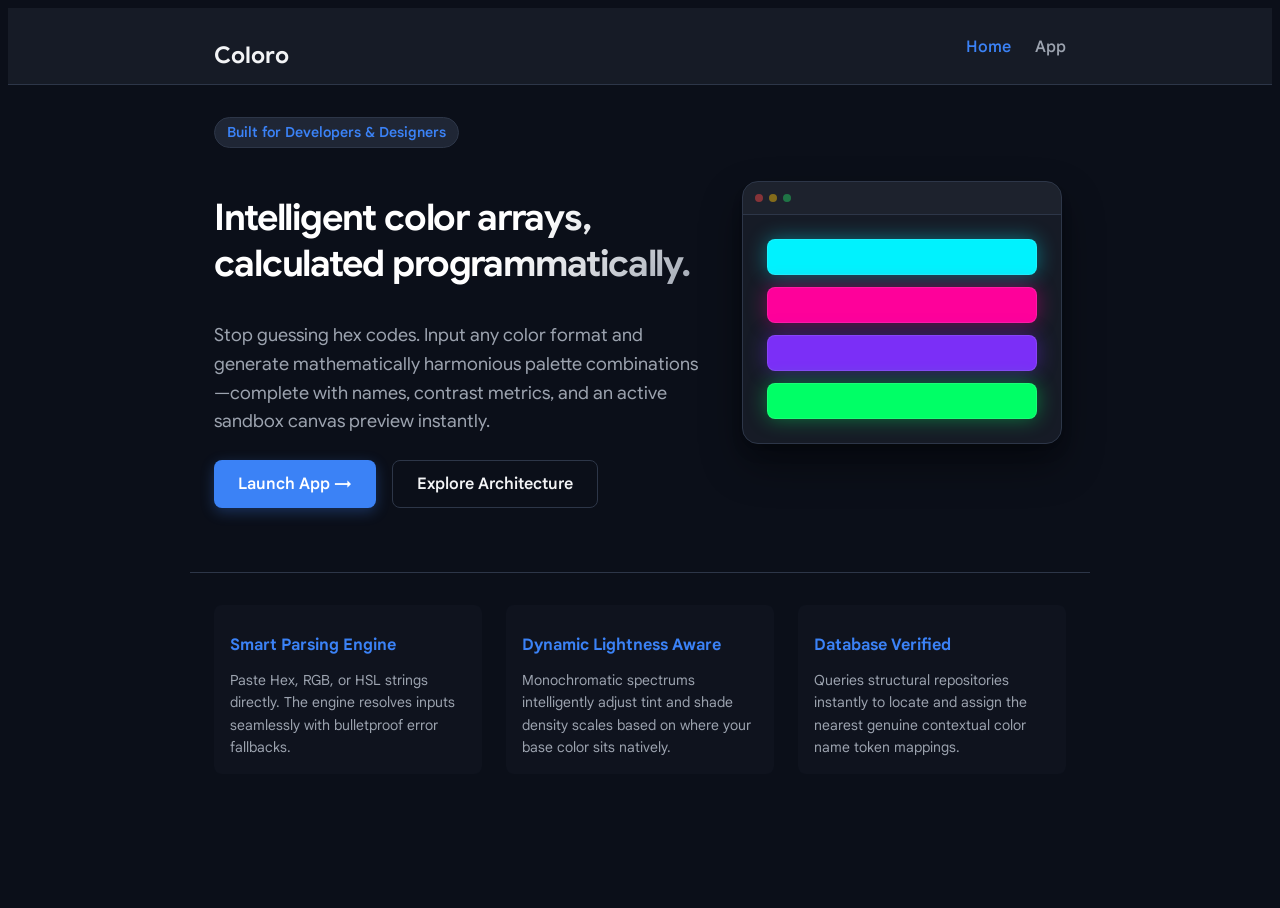
<file: index.html>
<!DOCTYPE html>
<html lang="en">
<head>
    <meta charset="UTF-8">
    <meta name="viewport" content="width=device-width, initial-scale=1.0">
    <title>Coloro - Intelligent Color Palettes for Developers</title>
    <link rel="stylesheet" href="css/css-reset.css">
    <link rel="stylesheet" href="css/styles.css">
</head>
<body>
    <header>
        <nav>
            <h1 class="logo">Coloro</h1>
            <ul class="nav-links">
                <li><a href="index.html" aria-current="true">Home</a></li>
                <li><a href="app.html">App</a></li>
            </ul>
        </nav>
    </header>

    <main class="hero-wrapper">
        <section class="hero-content">
            <span class="badge">Built for Developers & Designers</span>
            <h2 class="hero-title">Intelligent color arrays, calculated programmatically.</h2>
            <p class="hero-subtitle">
                Stop guessing hex codes. Input any color format and generate mathematically harmonious palette
                combinations—complete with names, contrast metrics, and an active sandbox canvas preview instantly.
            </p>
            <div class="cta-group">
                <a href="app.html" class="button primary-btn">Launch App →</a>
                <a href="#features" class="button secondary-btn">Explore Architecture</a>
            </div>
        </section>

        <section class="hero-visual">
            <div class="mockup-frame">
                <div class="mockup-header">
                    <span class="dot red"></span>
                    <span class="dot yellow"></span>
                    <span class="dot green"></span>
                </div>
                <div class="mockup-body">
                    <div class="mockup-row">
                        <div class="swatch-pill"></div>
                        <div class="swatch-pill"></div>
                        <div class="swatch-pill"></div>
                        <div class="swatch-pill"></div>
                    </div>
                </div>
            </div>
        </section>
    </main>

    <section id="features" class="wrapper features-grid">
        <div class="feature-card">
            <h3>Smart Parsing Engine</h3>
            <p>Paste Hex, RGB, or HSL strings directly. The engine resolves inputs seamlessly with bulletproof error
                fallbacks.</p>
        </div>
        <div class="feature-card">
            <h3>Dynamic Lightness Aware</h3>
            <p>Monochromatic spectrums intelligently adjust tint and shade density scales based on where your base color
                sits natively.</p>
        </div>
        <div class="feature-card">
            <h3>Database Verified</h3>
            <p>Queries structural repositories instantly to locate and assign the nearest genuine contextual color name
                token mappings.</p>
        </div>
    </section>
</body>
</html>
</file>
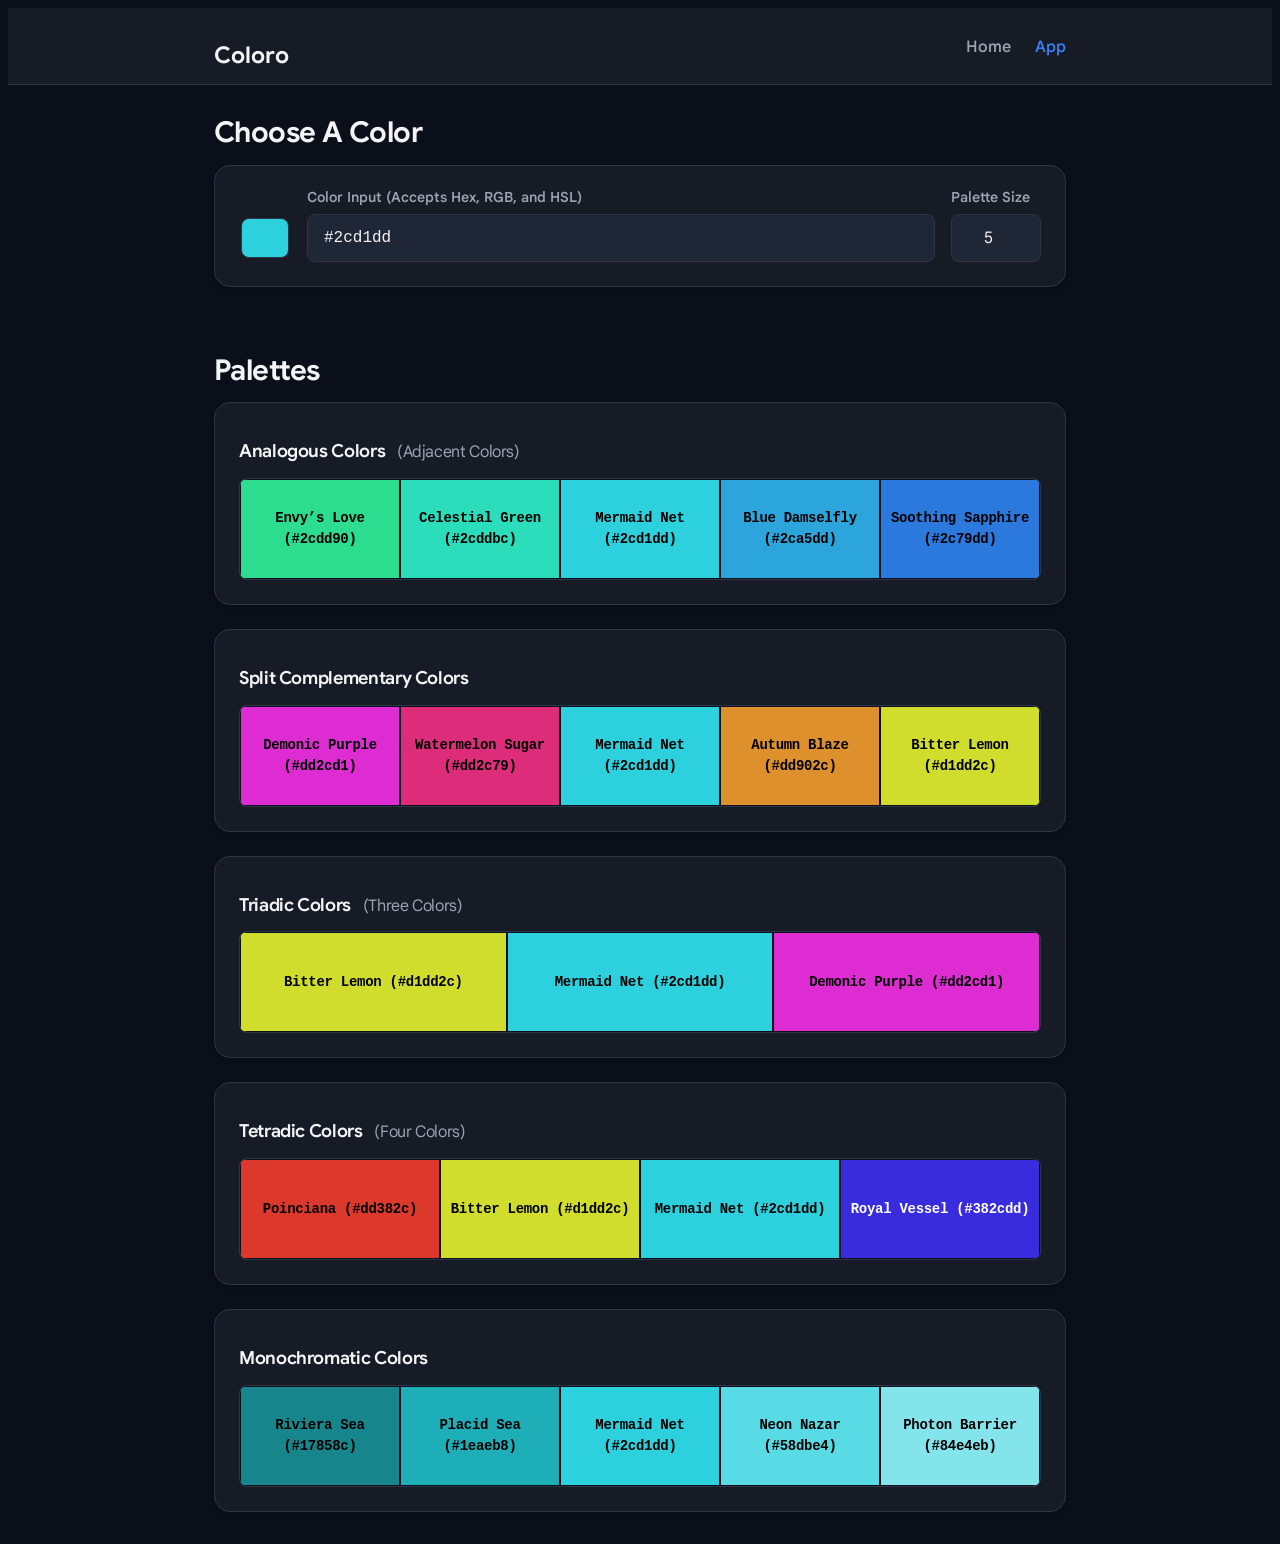
<file: app.html>
<!DOCTYPE html>
<html lang="en">
<head>
    <meta charset="UTF-8">
    <meta name="viewport" content="width=device-width, initial-scale=1.0">
    <title>Coloro - App</title>
    <link rel="stylesheet" href="css/css-reset.css">
    <link rel="stylesheet" href="css/styles.css">
    <script src="./scripts/app.js" type="module"></script>
</head>
<body>
    <header>
        <nav>
            <h1>Coloro</h1>
            <ul class="nav-links">
                <li><a href="index.html">Home</a></li>
                <li><a href="app.html" aria-current="true">App</a></li>
            </ul>
        </nav>
    </header>

    <div class="wrapper">
        <h2>Choose A Color</h2>

        <div class="controls-deck">
            <div class="picker-group">
                <input id="color-picker" type="color" value="#2cd1dd">
            </div>

            <div class="input-container smart-field">
                <label for="smart-color-input">Color Input (Accepts Hex, RGB, and HSL)</label>
                <input type="text" id="smart-color-input" placeholder="Paste Hex, RGB, or HSL...">
            </div>

            <div class="input-container count-field">
                <label for="number-of-colors">Palette Size</label>
                <input type="number" id="number-of-colors" value="5" min="3" max="15">
            </div>
        </div>

        <div id="message-box"></div>
    </div>

    <div class="wrapper">

        <h2>Palettes</h2>

        <div class="color-card">
            <h2>Analogous Colors <span>(Adjacent Colors)</span></h2>
            <div class="color-container" id="adjacent-container"></div>
        </div>

        <div class="color-card">
            <h2>Split Complementary Colors</h2>
            <div class="color-container" id="split-complementary-container"></div>
        </div>

        <div class="color-card">
            <h2>Triadic Colors <span>(Three Colors)</span></h2>
            <div class="color-container" id="triadic-container"></div>
        </div>

        <div class="color-card">
            <h2>Tetradic Colors <span>(Four Colors)</span></h2>
            <div class="color-container" id="tetradic-container"></div>
        </div>

        <div class="color-card">
            <h2>Monochromatic Colors</h2>
            <div class="color-container" id="monochromatic-container"></div>
        </div>

    </div>
</body>
</html>
</file>
<file: css/styles.css>
@font-face {
    font-family: "Google Sans";
    src: local("Google Sans"),
        url("../fonts/GoogleSans-Regular.woff2") format("woff2 supports variations"),
        url("../fonts/GoogleSans-Regular.woff2") format("woff2-variations");

    font-weight: 100 900;
    font-style: normal;
    font-display: swap;
}

@font-face {
    font-family: "Google Sans";
    src: local("Google Sans Italic"), local("Google Sans-Italic"),
        url("../fonts/GoogleSans-Italic.woff2") format("woff2 supports variations") url("../fonts/GoogleSans-Italic.woff2") format("woff2-variations");

    font-weight: 100 900;
    font-style: italic;
    font-display: swap;
}

:root {
    /* ==========================================================================
       1. THE FONT FAMILY
       ========================================================================== */
    --font-main: "Google Sans", -apple-system, BlinkMacSystemFont, "Segoe UI", Roboto, sans-serif;
    --font-mono: "JetBrains Mono", "Fira Code", Ubuntu Mono, Menlo, monospace;

    /* ==========================================================================
       2. FLUID TYPOGRAPHY SCALE (Min-Max range using CSS clamp)
       ========================================================================== */
    /* clamp(minimum_size, fluid_preferred_value, maximum_size)
       This automatically scales smoothly based on the screen width!
    */
    --text-xs: clamp(0.75rem, 0.70rem + 0.22vw, 0.875rem);
    /* 12px - 14px */
    --text-sm: clamp(0.875rem, 0.83rem + 0.22vw, 1.00rem);
    /* 14px - 16px (Body small) */
    --text-base: clamp(1.00rem, 0.96rem + 0.22vw, 1.125rem);
    /* 16px - 18px (Standard Body) */
    --text-md: clamp(1.25rem, 1.18rem + 0.33vw, 1.44rem);
    /* 20px - 23px (H3 / Card titles) */
    --text-lg: clamp(1.56rem, 1.47rem + 0.49vw, 1.80rem);
    /* 25px - 28px (H2 / Section heads) */
    --text-xl: clamp(1.95rem, 1.82rem + 0.70vw, 2.30rem);
    /* 31px - 36px (H1 / Page Title) */
    --text-xxl: clamp(2.44rem, 2.23rem + 1.05vw, 3.00rem);
    /* 39px - 48px (Hero Displays) */

    /* ==========================================================================
       3. FONT WEIGHT AXIS (Optimized for your Variable Font!)
       ========================================================================== */
    --weight-light: 300;
    --weight-normal: 400;
    --weight-medium: 550;
    /* Variable fonts allow exact midpoint custom weights! */
    --weight-semibold: 650;
    --weight-bold: 750;
    --weight-black: 900;

    /* ==========================================================================
       4. LINE HEIGHTS (Leading)
       ========================================================================== */
    --leading-none: 1;
    --leading-tight: 1.25;
    /* For large headings */
    --leading-snug: 1.4;
    /* For card elements / small descriptions */
    --leading-normal: 1.6;
    /* For standard readable body paragraphs */

    /* ==========================================================================
       5. THE SPACING SYSTEM (8px / 0.5rem Grid Base)
       ========================================================================== */
    /* Excellent for padding, margins, gaps, and layouts */
    --space-xxs: 0.25rem;
    /* 4px   - Tight label adjustments */
    --space-xs: 0.50rem;
    /* 8px   - Small inner padding */
    --space-sm: 0.75rem;
    /* 12px  - Button horizontal padding */
    --space-md: 1.00rem;
    /* 16px  - Standard card inner padding / list gaps */
    --space-lg: 1.50rem;
    /* 24px  - Layout structure gaps */
    --space-xl: 2.00rem;
    /* 32px  - Form section grouping gaps */
    --space-xxl: 3.00rem;
    /* 48px  - Massive hero display wrappers */

    /* ==========================================================================
       6. COMPONENT DESIGN SYSTEM TOKENS
       ========================================================================== */
    /* Border Radii (Curves) */
    --radius-sm: 4px;
    --radius-md: 8px;
    /* Perfect for your .color-card grids */
    --radius-lg: 16px;
    --radius-full: 9999px;
    /* For pill buttons / badges */

    /* Shadows (Depth elevations) */
    --shadow-sm: 0 1px 2px 0 rgba(0, 0, 0, 0.05);
    --shadow-md: 0 4px 6px -1px rgba(0, 0, 0, 0.1), 0 2px 4px -1px rgba(0, 0, 0, 0.06);
    --shadow-lg: 0 10px 15px -3px rgba(0, 0, 0, 0.1), 0 4px 6px -2px rgba(0, 0, 0, 0.05);

    /* Theme Neutrals */
    --bg-main: #0b0f19;
    --bg-card: #161b26;
    --bg-input: #1f2635;
    --border-subtle: #2d3648;

    /* Theme Text */
    --text-primary: #f3f4f6;
    --text-secondary: #9ca3af;
    --text-muted: #6b7280;

    /* Interface Accents */
    --brand-primary: #3b82f6;
    --brand-hover: #1d4ed8;
    --brand-success: #10b981;
    --brand-warning: rgb(255, 0, 0);
}

/* ==========================================================================
   2. GLOBAL ELEMENT BASICS
   ========================================================================== */
body {
    background-color: var(--bg-main);
    color: var(--text-primary);
    font-family: var(--font-main);
    font-size: var(--text-base);
    line-height: 1.5;
}

/* Common Layout Wrapper */
.wrapper {
    max-width: 900px;
    margin: 0 auto var(--space-xl) auto;
    padding: 0 var(--space-lg);
}

h2 {
    font-size: var(--text-lg);
    font-weight: 750;
    margin-bottom: var(--space-md);
    letter-spacing: -0.02em;
}

/* ==========================================================================
   3. HEADER & NAVIGATION
   ========================================================================== */
header {
    background-color: var(--bg-card);
    /* gives nav its own distinct structural panel layer */
    border-bottom: 1px solid var(--border-subtle);
    padding: var(--space-md) 0;
    margin-bottom: var(--space-xl);
}

nav {
    max-width: 900px;
    margin: 0 auto;
    padding: 0 var(--space-lg);
    display: flex;
    justify-content: space-between;
    align-items: center;
}

nav h1 {
    font-size: var(--text-md);
    font-weight: 800;
    color: var(--text-primary);
}

.nav-links {
    display: flex;
    gap: var(--space-lg);
    list-style: none;
    margin: 0;
    padding: 0;
}

.nav-links a {
    color: var(--text-secondary);
    text-decoration: none;
    font-size: var(--text-sm);
    font-weight: 550;
    transition: color 0.2s ease;
}

.nav-links a:hover,
.nav-links a[aria-current="true"] {
    color: var(--brand-primary);
}

/* ==========================================================================
   4. CONTROL DECK (INPUTS ZONE)
   ========================================================================== */
/* Side-by-side Layout for Picker and Input Text Box */
.controls-deck {
    display: flex;
    align-items: flex-end;
    /* 🌟 Lines up bottoms of inputs perfectly! */
    gap: var(--space-md);
    background-color: var(--bg-card);
    border: 1px solid var(--border-subtle);
    padding: var(--space-lg);
    border-radius: var(--radius-lg);
    box-shadow: var(--shadow-md);
    margin-bottom: var(--space-sm);
}

/* Color Picker Adjustments */
.picker-group {
    display: flex;
    flex-direction: column;
}

#color-picker {
    -webkit-appearance: none;
    -moz-appearance: none;
    appearance: none;
    width: 52px;
    height: 48px;
    background: transparent;
    border: none;
    cursor: pointer;
    margin: 0;
    padding: 0;
}

#color-picker::-webkit-color-swatch {
    border: 1px solid var(--border-subtle);
    border-radius: var(--radius-md);
}

/* Input Fields Containers */
.input-container {
    display: flex;
    flex-direction: column;
}

.input-container label {
    font-size: var(--text-xs);
    color: var(--text-secondary);
    margin-bottom: var(--space-xs);
    /* space between input field and label */
    font-weight: 600;
}

/* Dynamic width sizes for clean balance */
.smart-field {
    flex-grow: 1;
    /* lets the paste box expand to fill open spaces elegantly */
}

#smart-color-input {
    width: 100%;
    /* fills its flex layout block container */
    font-family: var(--font-mono);
}

.count-field {
    flex-shrink: 0;
}

input[type="text"],
input[type="number"] {
    background-color: var(--bg-input);
    border: 1px solid var(--border-subtle);
    border-radius: var(--radius-md);
    color: var(--text-primary);
    padding: 0 var(--space-md);
    font-size: var(--text-sm);
    font-family: var(--font-main);
    height: 48px;
    box-sizing: border-box;
    transition: border-color 0.2s ease, box-shadow 0.2s ease;
}

input[type="number"] {
    width: 90px;
    text-align: center;
}

input:focus {
    outline: none;
    border-color: var(--brand-primary);
    box-shadow: 0 0 0 3px rgba(59, 130, 246, 0.15);
    /* clean subtle developer glow */
}

/* Warning/Message Box styling */
#message-box {
    font-size: var(--text-sm);
    color: var(--brand-warning);
    font-weight: 550;
    margin-top: var(--space-xs);
    min-height: 1.5em;
    /* Stops layout shifting when empty */
}

/* ==========================================================================
   5. PALETTES CANVAS (ROW CONFIGURATIONS)
   ========================================================================== */
.color-card {
    background-color: var(--bg-card);
    border: 1px solid var(--border-subtle);
    border-radius: var(--radius-lg);
    padding: var(--space-lg);
    margin-bottom: var(--space-lg);
    box-shadow: var(--shadow-md);
}

.color-card h2 {
    font-size: var(--text-base);
    font-weight: 650;
    margin-bottom: var(--space-md);
    color: var(--text-primary);
}

.color-card h2 span {
    font-weight: 400;
    color: var(--text-secondary);
    font-size: var(--text-sm);
    margin-left: var(--space-xs);
}

/* The Swatch Grid Layout Row */
.color-container {
    display: flex;
    flex-wrap: wrap;
    width: 100%;
    min-height: 100px;
    border-radius: var(--radius-md);
    overflow: hidden;
    /* crops color edges inside nicely */
    border: 1px solid var(--border-subtle);
}

/* Individual Color Cards generated via JS */
.color-swatch {
    flex: 1;
    height: 100px;
    /* 🌟 Ensure rows maintain a consistent height when wrapped */
    /* Makes swatches flex out evenly no matter if count is 3, 5, or 7! */
    border: 1px solid var(--bg-main);
    display: flex;
    align-items: center;
    justify-content: center;
    padding: var(--space-xs);
    text-align: center;
    box-sizing: border-box;
    transition: flex-grow 0.2s cubic-bezier(0.4, 0, 0.2, 1);
}

/* Subtle expand animation on mouse hover */
.color-swatch:hover {
    flex-grow: 1.4;
}

/* Meta Data code label inside swatch */
.color-swatch span {
    font-family: var(--font-mono);
    font-size: var(--text-xs);
    font-weight: 700;
    letter-spacing: -0.02em;
    user-select: all;
    /* Allows developer to click once to highlight code text! */
}

/* ==========================================================================
   7. LANDING PAGE SPECIFIC HERO LAYOUT
   ========================================================================== */
.hero-wrapper {
    max-width: 900px;
    margin: var(--space-xl) auto calc(var(--space-xl) * 2) auto;
    padding: 0 var(--space-lg);
    display: grid;
    grid-template-columns: 1.2fr 0.8fr;
    /* Splits side-by-side on desktop */
    gap: var(--space-xl);
    align-items: center;
}

/* If screen is mobile size, stack them vertically */
@media (max-width: 768px) {
    .hero-wrapper {
        grid-template-columns: 1fr;
        text-align: center;
        margin-top: var(--space-lg);
    }
}

.hero-content {
    display: flex;
    flex-direction: column;
    align-items: flex-start;
}

@media (max-width: 768px) {
    .hero-content {
        align-items: center;
    }
}

.badge {
    background-color: var(--bg-input);
    border: 1px solid var(--border-subtle);
    color: var(--brand-primary);
    font-size: var(--text-xs);
    font-weight: 600;
    padding: var(--space-xxs) var(--space-sm);
    border-radius: var(--radius-full);
    margin-bottom: var(--space-md);
}

.hero-title {
    font-size: var(--text-xl);
    font-weight: 900;
    line-height: var(--leading-tight);
    margin-bottom: var(--space-md);
    letter-spacing: -0.03em;
    background: linear-gradient(135deg, #ffffff 60%, var(--text-secondary));
    -webkit-background-clip: text;
    -webkit-text-fill-color: transparent;
}

.hero-subtitle {
    font-size: var(--text-base);
    color: var(--text-secondary);
    line-height: var(--leading-normal);
    margin-bottom: var(--space-lg);
}

/* Button Group Alignment */
.cta-group {
    display: flex;
    gap: var(--space-md);
}

.button {
    display: inline-flex;
    align-items: center;
    justify-content: center;
    height: 48px;
    padding: 0 var(--space-lg);
    font-size: var(--text-sm);
    font-weight: 600;
    border-radius: var(--radius-md);
    text-decoration: none;
    box-sizing: border-box;
    transition: all 0.2s ease;
}

.primary-btn {
    background-color: var(--brand-primary);
    color: #ffffff;
    box-shadow: 0 4px 14px rgba(59, 130, 246, 0.3);
}

.primary-btn:hover {
    background-color: var(--brand-hover);
    transform: translateY(-1px);
}

.secondary-btn {
    background-color: transparent;
    border: 1px solid var(--border-subtle);
    color: var(--text-primary);
}

.secondary-btn:hover {
    background-color: var(--bg-input);
    border-color: var(--text-muted);
}

/* ==========================================================================
   8. HERO DECORATIVE VISUAL MOCKUP
   ========================================================================== */
.hero-visual {
    display: flex;
    justify-content: center;
}

.mockup-frame {
    background-color: var(--bg-card);
    border: 1px solid var(--border-subtle);
    border-radius: var(--radius-lg);
    width: 100%;
    max-width: 320px;
    box-shadow: var(--shadow-lg), 0 20px 40px rgba(0, 0, 0, 0.4);
    overflow: hidden;
}

.mockup-header {
    background-color: rgba(255, 255, 255, 0.03);
    border-bottom: 1px solid var(--border-subtle);
    padding: var(--space-sm);
    display: flex;
    gap: 6px;
}

.dot {
    width: 8px;
    height: 8px;
    border-radius: 50%;
    opacity: 0.5;
}

.red {
    background-color: #ef4444;
}

.yellow {
    background-color: #eab308;
}

.green {
    background-color: #22c55e;
}

.mockup-body {
    padding: var(--space-lg);
}

.mockup-row {
    display: flex;
    flex-direction: column;
    gap: var(--space-sm);
}

.swatch-pill {
    height: 36px;
    border-radius: var(--radius-md);
    border: 1px solid rgba(255, 255, 255, 0.1);
}

/* ==========================================================================
   9. BOTTOM THREE-COLUMN FEATURES FEATURE-GRID
   ========================================================================== */
.features-grid {
    display: grid;
    grid-template-columns: repeat(auto-fit, minmax(240px, 1fr));
    gap: var(--space-lg);
    border-top: 1px solid var(--border-subtle);
    padding-top: var(--space-xl);
}

.feature-card {
    background-color: rgba(22, 27, 38, 0.4);
    /* subtle see-through overlay */
    padding: var(--space-md);
    border-radius: var(--radius-md);
}

.feature-card h3 {
    font-size: var(--text-sm);
    font-weight: 700;
    margin-bottom: var(--space-xs);
    color: var(--brand-primary);
}

.feature-card p {
    font-size: var(--text-xs);
    color: var(--text-secondary);
    line-height: 1.6;
}

/* Update your mockup swatch preview colors with these ultra-bright, high-contrast neons */

.swatch-pill:nth-child(1) {
    background: #00f2fe;
    /* Cyber Neon Cyan */
    box-shadow: 0 0 20px rgba(0, 242, 254, 0.4);
}

.swatch-pill:nth-child(2) {
    background: #fe019a;
    /* Hot Neon Pink */
    box-shadow: 0 0 20px rgba(254, 1, 154, 0.4);
}

.swatch-pill:nth-child(3) {
    background: #7b2ff7;
    /* Electric Purple */
    box-shadow: 0 0 20px rgba(123, 47, 247, 0.4);
}

.swatch-pill:nth-child(4) {
    background: #00ff66;
    /* Radioactive Neon Green */
    box-shadow: 0 0 20px rgba(0, 255, 102, 0.4);
}
</file>
